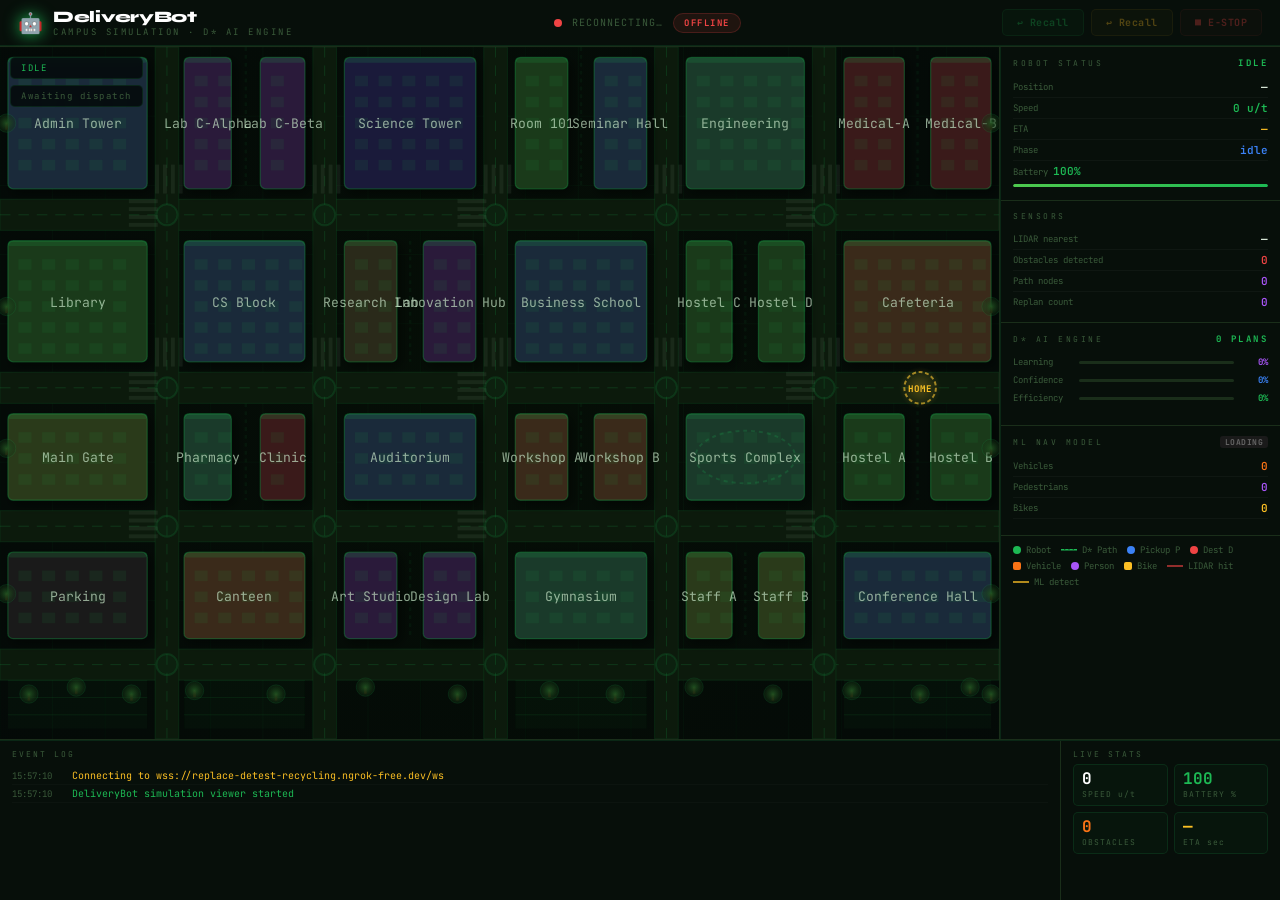
<file: sim_viewer.html>
<!DOCTYPE html>
<html lang="en">
<head>
<meta charset="UTF-8">
<meta name="viewport" content="width=device-width,initial-scale=1">
<title>DeliveryBot — Live Simulation</title>
<link rel="preconnect" href="https://fonts.googleapis.com">
<link href="https://fonts.googleapis.com/css2?family=JetBrains+Mono:wght@300;400;600;700&family=Syne:wght@700;800&display=swap" rel="stylesheet">
<style>
*{box-sizing:border-box;margin:0;padding:0}
:root{
  --g:#1db954;--g2:rgba(29,185,84,.12);--g3:rgba(29,185,84,.04);
  --bg:#04090a;--panel:#070f0a;--border:rgba(29,185,84,.14);
  --txt:#b8d8b8;--dim:#3a5a3a;--faint:#1a2e1a;
  --red:#ef4444;--blue:#3b82f6;--orange:#f97316;--yellow:#fbbf24;--purple:#a855f7;
  --font:'JetBrains Mono',monospace;--disp:'Syne',sans-serif;
}
html,body{height:100%;background:var(--bg);color:var(--txt);font-family:var(--font);overflow:hidden;font-size:12px}

/* ── Shell ── */
.shell{display:grid;grid-template-columns:1fr 280px;grid-template-rows:46px 1fr 160px;height:100vh;gap:1px;background:var(--faint)}
.topbar{grid-column:1/-1;background:var(--panel);display:flex;align-items:center;justify-content:space-between;padding:0 18px;border-bottom:1px solid var(--border)}
.map-zone{background:var(--bg);position:relative;overflow:hidden}
.sidebar{background:var(--panel);display:flex;flex-direction:column;border-left:1px solid var(--border);overflow:hidden}
.bottom{grid-column:1/-1;background:var(--panel);display:flex;border-top:1px solid var(--border);overflow:hidden}

/* ── Topbar ── */
.logo{display:flex;align-items:center;gap:10px}
.logo-icon{font-size:20px;filter:drop-shadow(0 0 8px var(--g))}
.logo-name{font-family:var(--disp);font-size:16px;font-weight:800;color:#fff;letter-spacing:-.3px}
.logo-sub{font-size:9px;color:var(--dim);letter-spacing:2.5px}
.conn-wrap{display:flex;align-items:center;gap:10px}
.pulse{width:8px;height:8px;border-radius:50%;background:var(--g);box-shadow:0 0 0 0 rgba(29,185,84,.4);animation:pulse 2s infinite}
@keyframes pulse{0%{box-shadow:0 0 0 0 rgba(29,185,84,.5)}70%{box-shadow:0 0 0 6px rgba(29,185,84,0)}100%{box-shadow:0 0 0 0 rgba(29,185,84,0)}}
.pulse.off{background:var(--red);animation:none;box-shadow:none}
.conn-txt{font-size:10px;color:var(--dim);letter-spacing:1px}
.badge{padding:3px 10px;border-radius:99px;font-size:9px;font-weight:700;letter-spacing:1.5px}
.badge.live{background:var(--g2);color:var(--g);border:1px solid rgba(29,185,84,.25)}
.badge.offline{background:rgba(239,68,68,.1);color:var(--red);border:1px solid rgba(239,68,68,.2)}
.controls{display:flex;gap:7px}
.btn{padding:6px 14px;border-radius:5px;font-family:var(--font);font-size:10px;font-weight:700;cursor:pointer;transition:all .18s;letter-spacing:.5px;border:1px solid}
.btn-g{background:var(--g2);color:var(--g);border-color:rgba(29,185,84,.3)}.btn-g:hover{background:rgba(29,185,84,.22)}
.btn-y{background:rgba(251,191,36,.08);color:var(--yellow);border-color:rgba(251,191,36,.2)}.btn-y:hover{background:rgba(251,191,36,.18)}
.btn-r{background:rgba(239,68,68,.08);color:var(--red);border-color:rgba(239,68,68,.2)}.btn-r:hover{background:rgba(239,68,68,.18)}
.btn:disabled{opacity:.3;cursor:not-allowed}

/* ── Canvas ── */
#cv{display:block;width:100%;height:100%}
.map-hud{position:absolute;top:10px;left:10px;display:flex;flex-direction:column;gap:6px;pointer-events:none}
.hud-chip{background:rgba(4,9,10,.85);border:1px solid var(--border);border-radius:5px;padding:4px 10px;font-size:9px;letter-spacing:1.5px;backdrop-filter:blur(4px)}
.hud-chip.green{color:var(--g)}.hud-chip.yellow{color:var(--yellow)}.hud-chip.red{color:var(--red)}.hud-chip.blue{color:var(--blue)}

/* algorithm badge */
#algo-badge{position:absolute;bottom:10px;left:10px;pointer-events:none;display:none;
  background:rgba(168,85,247,.15);border:1px solid rgba(168,85,247,.4);
  border-radius:6px;padding:6px 14px;font-size:10px;color:var(--purple);letter-spacing:2px;font-weight:700;
  animation:flash .4s ease-in-out infinite alternate;backdrop-filter:blur(4px)}
@keyframes flash{from{opacity:.6}to{opacity:1}}

/* ── Sidebar sections ── */
.sb-sec{padding:10px 12px;border-bottom:1px solid var(--faint);flex-shrink:0}
.sb-hdr{font-size:8px;color:var(--dim);letter-spacing:2.5px;text-transform:uppercase;margin-bottom:8px;display:flex;justify-content:space-between;align-items:center}
.sb-hdr em{font-style:normal;color:var(--g);font-size:9px;font-weight:700}
.kv{display:flex;justify-content:space-between;align-items:center;padding:3px 0;border-bottom:1px solid rgba(255,255,255,.03)}
.kv:last-child{border:none}
.kv-k{font-size:9px;color:var(--dim)}
.kv-v{font-size:11px;font-weight:600;color:#e0f0e0}
.kv-v.g{color:var(--g)}.kv-v.y{color:var(--yellow)}.kv-v.r{color:var(--red)}.kv-v.b{color:var(--blue)}.kv-v.p{color:var(--purple)}
.bar-wrap{height:3px;background:var(--faint);border-radius:99px;overflow:hidden;margin-top:2px}
.bar-fill{height:100%;border-radius:99px;transition:width .8s cubic-bezier(.4,0,.2,1)}

/* AI bars */
.ai-row{display:flex;align-items:center;gap:6px;padding:3px 0}
.ai-lbl{font-size:9px;color:var(--dim);width:60px;flex-shrink:0}
.ai-bar{flex:1;height:3px;background:var(--faint);border-radius:99px;overflow:hidden}
.ai-bar-f{height:100%;border-radius:99px;transition:width .8s}
.ai-val{font-size:9px;font-weight:700;color:var(--purple);min-width:28px;text-align:right}

/* Legend */
.legend{display:flex;flex-wrap:wrap;gap:4px 10px;padding:8px 12px}
.lg-item{display:flex;align-items:center;gap:5px;font-size:9px;color:var(--dim)}
.lg-dot{width:8px;height:8px;border-radius:50%;flex-shrink:0}
.lg-line{width:16px;height:2px;flex-shrink:0}

/* ── Bottom bar ── */
.log-section{flex:1;padding:8px 12px;overflow-y:auto;display:flex;flex-direction:column;gap:3px}
.log-hdr{font-size:8px;color:var(--dim);letter-spacing:2px;text-transform:uppercase;margin-bottom:5px}
.log-line{display:flex;gap:8px;font-size:10px;align-items:baseline;padding:2px 0;border-bottom:1px solid rgba(255,255,255,.02)}
.log-ts{color:var(--dim);font-size:9px;flex-shrink:0;min-width:52px}
.log-msg{flex:1;overflow:hidden;text-overflow:ellipsis;white-space:nowrap}
.log-line.info .log-msg{color:var(--g)}.log-line.warn .log-msg{color:var(--yellow)}
.log-line.err  .log-msg{color:var(--red)}.log-line.blue .log-msg{color:var(--blue)}
.log-line.purple .log-msg{color:var(--purple)}
.stats-section{width:220px;padding:8px 12px;border-left:1px solid var(--faint);flex-shrink:0}
.stat-grid{display:grid;grid-template-columns:1fr 1fr;gap:6px;margin-top:4px}
.stat-card{background:var(--g3);border:1px solid var(--border);border-radius:5px;padding:6px 8px}
.stat-val{font-size:16px;font-weight:700;color:#fff;line-height:1}
.stat-lbl{font-size:8px;color:var(--dim);letter-spacing:1px;margin-top:2px}

/* ── Lock overlay ── */
#lock-overlay{display:none;position:absolute;inset:0;background:rgba(2,6,4,.92);
  backdrop-filter:blur(12px);z-index:20;align-items:center;justify-content:center;flex-direction:column;gap:0}
#lock-overlay.show{display:flex;animation:lockOverlayIn .3s ease}
@keyframes lockOverlayIn{from{opacity:0}to{opacity:1}}
.lock-box{background:linear-gradient(145deg,#080f09,#060c07);border-radius:20px;padding:32px 36px;text-align:center;max-width:360px;width:92%;position:relative;overflow:hidden}
.lock-box::before{content:'';position:absolute;inset:0;border-radius:20px;opacity:.4;pointer-events:none}
.lock-box.pickup{border:1.5px solid rgba(59,130,246,.55);box-shadow:0 0 60px rgba(59,130,246,.18),0 20px 60px rgba(0,0,0,.6)}
.lock-box.pickup::before{background:radial-gradient(ellipse at 50% 0%,rgba(59,130,246,.12),transparent 70%)}
.lock-box.delivery{border:1.5px solid rgba(239,68,68,.5);box-shadow:0 0 60px rgba(239,68,68,.15),0 20px 60px rgba(0,0,0,.6)}
.lock-box.delivery::before{background:radial-gradient(ellipse at 50% 0%,rgba(239,68,68,.1),transparent 70%)}
.lock-icon{font-size:46px;margin-bottom:12px;display:block;animation:lockIconPop .4s cubic-bezier(.16,1,.3,1)}
@keyframes lockIconPop{from{transform:scale(.5);opacity:0}to{transform:scale(1);opacity:1}}
.lock-title{font-family:var(--disp);font-size:20px;font-weight:800;color:#fff;margin-bottom:3px;letter-spacing:-.3px}
.lock-sub{font-size:9px;letter-spacing:2.5px;margin-bottom:18px;text-transform:uppercase}
.lock-sub.pickup-sub{color:var(--blue)}.lock-sub.delivery-sub{color:var(--red)}
.lock-item{background:rgba(29,185,84,.06);border:1px solid var(--border);border-radius:8px;
  padding:9px 14px;margin-bottom:16px;font-size:11px;color:var(--txt);letter-spacing:.5px}
.digits{display:flex;gap:7px;justify-content:center;margin-bottom:10px}
.digit{width:44px;height:54px;text-align:center;font-size:24px;font-weight:700;border-radius:10px;
  font-family:var(--font);color:#fff;background:rgba(255,255,255,.04);outline:none;border:2px solid;transition:border-color .15s,background .15s}
.digit:focus{background:rgba(255,255,255,.08)}
.digit.pickup-digit{border-color:rgba(59,130,246,.3)}.digit.pickup-digit:focus{border-color:var(--blue);box-shadow:0 0 0 3px rgba(59,130,246,.15)}
.digit.delivery-digit{border-color:rgba(239,68,68,.3)}.digit.delivery-digit:focus{border-color:var(--red);box-shadow:0 0 0 3px rgba(239,68,68,.12)}
.lock-err{font-size:10px;color:var(--red);min-height:15px;margin-bottom:8px;letter-spacing:.5px}
.unlock-btn{width:100%;padding:13px;border-radius:10px;font-family:var(--font);font-size:12px;font-weight:700;
  cursor:pointer;letter-spacing:1.5px;transition:all .2s;border:1.5px solid;position:relative;overflow:hidden}
.unlock-btn::after{content:'';position:absolute;inset:0;background:rgba(255,255,255,0);transition:background .2s}
.unlock-btn:hover::after{background:rgba(255,255,255,.06)}
.unlock-btn.pickup-btn{background:rgba(59,130,246,.1);color:var(--blue);border-color:rgba(59,130,246,.35)}
.unlock-btn.delivery-btn{background:rgba(239,68,68,.1);color:var(--red);border-color:rgba(239,68,68,.35)}

::-webkit-scrollbar{width:3px}
::-webkit-scrollbar-thumb{background:var(--faint);border-radius:99px}

/* ── Mobile layout ── */
@media (max-width:768px){
  html,body{overflow:auto;height:auto}
  .shell{
    grid-template-columns:1fr;
    grid-template-rows:46px 56vw auto auto;
    height:auto;min-height:100vh;overflow:visible;
  }
  .topbar{padding:0 12px}
  .logo-name{font-size:14px}
  .logo-sub{display:none}
  .conn-wrap{gap:6px}
  .conn-txt{display:none}
  .controls .btn{padding:5px 10px;font-size:9px}
  /* Map — fixed height on mobile */
  .map-zone{height:56vw;min-height:220px;max-height:320px;overflow:hidden}
  #cv{width:100%;height:100%}
  .hud-chip{font-size:8px;padding:3px 8px}
  #algo-badge{font-size:9px;padding:4px 10px}
  /* Sidebar — horizontal scroll strip */
  .sidebar{
    border-left:none;border-top:1px solid var(--faint);
    flex-direction:row;flex-wrap:nowrap;overflow-x:auto;
    -webkit-overflow-scrolling:touch;scrollbar-width:none;
    max-height:none;height:auto;
    background:var(--panel);
  }
  .sidebar::-webkit-scrollbar{display:none}
  .sb-sec{
    flex:0 0 200px;min-width:180px;border-bottom:none;
    border-right:1px solid var(--faint);padding:10px 12px;
  }
  .sb-sec:last-child{border-right:none}
  .legend{flex-wrap:nowrap;overflow-x:auto;padding:8px 12px;
    flex:0 0 auto;min-width:260px;gap:8px 10px;
  }
  /* Bottom bar — compact on mobile */
  .bottom{flex-direction:column;max-height:140px}
  .log-section{padding:6px 12px;overflow:hidden}
  .log-line{font-size:9px}
  .stats-section{
    width:100%;border-left:none;border-top:1px solid var(--faint);
    padding:6px 12px;
  }
  .stat-grid{grid-template-columns:repeat(4,1fr);gap:4px}
  .stat-card{padding:5px 6px}
  .stat-val{font-size:13px}
  .stat-lbl{font-size:7px}
  /* Compartment banner — full width at bottom */
  #comp-banner{
    bottom:0;left:0;right:0;
    transform:none;
    border-radius:16px 16px 0 0;
    min-width:unset;max-width:100%;
    padding:14px 18px 20px;
  }
  #comp-banner.show{animation:_mobileCompIn .35s cubic-bezier(.16,1,.3,1)}
  @keyframes _mobileCompIn{from{opacity:0;transform:translateY(100%)}to{opacity:1;transform:translateY(0)}}
  /* Lock overlay — full height on mobile */
  .lock-box{padding:24px 20px;max-width:100%;border-radius:16px}
  .digit{width:38px;height:46px;font-size:20px;border-radius:8px}
  .digits{gap:5px}
  /* AI bars */
  .ai-row{gap:4px}
  .ai-lbl{width:50px;font-size:8px}
  .ai-val{font-size:8px;min-width:24px}
}

/* ── Compartment countdown banner ── */
#comp-banner{
  position:absolute;bottom:20px;left:50%;transform:translateX(-50%);
  z-index:30;display:none;align-items:center;gap:14px;
  background:rgba(4,9,10,0.97);border-radius:16px;padding:14px 22px 12px;
  min-width:360px;max-width:90%;
  backdrop-filter:blur(10px);
  box-shadow:0 12px 48px rgba(0,0,0,0.6);
}
#comp-banner.show{display:flex;animation:compIn .35s cubic-bezier(.16,1,.3,1)}
@keyframes compIn{from{opacity:0;transform:translateX(-50%) translateY(20px)}to{opacity:1;transform:translateX(-50%) translateY(0)}}
.comp-icon{font-size:32px;flex-shrink:0}
.comp-body{flex:1;min-width:0}
.comp-title{font-size:13px;font-weight:700;color:#fff;letter-spacing:.4px;margin-bottom:2px}
.comp-action{font-size:10px;letter-spacing:2px;margin-bottom:9px}
.comp-track{height:4px;background:rgba(255,255,255,0.07);border-radius:99px;overflow:hidden}
.comp-fill{height:100%;border-radius:99px;transition:width 1s linear,background .5s}
.comp-timer{font-size:15px;font-weight:700;min-width:46px;text-align:right;letter-spacing:.5px}
.comp-hint{font-size:9px;color:rgba(255,255,255,0.25);letter-spacing:1.5px;margin-top:5px}
.comp-close{background:none;border:none;color:rgba(255,255,255,0.25);cursor:pointer;font-size:18px;padding:4px 2px;line-height:1;transition:color .2s;flex-shrink:0}
.comp-close:hover{color:rgba(255,255,255,0.7)}
</style>
</head>
<body>
<div class="shell">

<!-- ══ Top bar ══ -->
<header class="topbar">
  <div class="logo">
    <span class="logo-icon">🤖</span>
    <div><div class="logo-name">DeliveryBot</div><div class="logo-sub">CAMPUS SIMULATION · D* AI ENGINE</div></div>
  </div>
  <div class="conn-wrap">
    <div class="pulse off" id="pulse"></div>
    <span class="conn-txt" id="conn-txt">CONNECTING…</span>
    <span class="badge offline" id="badge">OFFLINE</span>
  </div>
  <div class="controls">
    <button class="btn btn-g" id="btn-s" onclick="cmdRecall()" disabled>↩ Recall</button>
    <button class="btn btn-y" id="btn-r" onclick="cmdRecall()" disabled>↩ Recall</button>
    <button class="btn btn-r" id="btn-e" onclick="cmdStop()"   disabled>■ E-STOP</button>
  </div>
</header>

<!-- ══ Map canvas ══ -->
<div class="map-zone">
  <canvas id="cv"></canvas>
  <div class="map-hud">
    <div class="hud-chip green" id="chip-status">IDLE</div>
    <div class="hud-chip" id="chip-task" style="color:var(--dim)">Awaiting dispatch</div>
    <div class="hud-chip blue" id="chip-phase" style="display:none"></div>
  </div>
  <div id="algo-badge">⬡ D* REPLANNING PATH</div>

  <!-- Lock overlay -->
  <div id="lock-overlay">
    <div class="lock-box" id="lock-box">
      <div class="lock-icon" id="lock-icon">🔒</div>
      <div class="lock-title" id="lock-title">LOCKED</div>
      <div class="lock-sub" id="lock-sub"></div>
      <div class="lock-item" id="lock-item"></div>
      <div class="digits" id="lock-digits"></div>
      <div class="lock-err" id="lock-err"></div>
      <button class="unlock-btn" id="unlock-btn" onclick="doUnlock()">🔓 UNLOCK</button>
    </div>
  <!-- Compartment countdown banner -->
  <div id="comp-banner">
    <div class="comp-icon" id="comp-icon">📦</div>
    <div class="comp-body">
      <div class="comp-title">Compartment is <span id="comp-open-label" style="color:#3b82f6">OPEN</span></div>
      <div class="comp-action" id="comp-action">PLEASE LOAD THE PACKAGE</div>
      <div style="display:flex;align-items:center;gap:10px">
        <div class="comp-track" style="flex:1"><div class="comp-fill" id="comp-fill" style="width:100%;background:#3b82f6"></div></div>
        <div class="comp-timer" id="comp-timer" style="color:#3b82f6">5:00</div>
      </div>
      <div class="comp-hint">AUTO-CLOSES AFTER TIMER — ACT NOW</div>
    </div>
    <button class="comp-close" onclick="clearCompBanner()">✕</button>
  </div>

  </div>
</div>

<!-- ══ Sidebar ══ -->
<div class="sidebar">
  <!-- Robot vitals -->
  <div class="sb-sec">
    <div class="sb-hdr">Robot Status <em id="sb-status">IDLE</em></div>
    <div class="kv"><span class="kv-k">Position</span><span class="kv-v" id="kv-pos">—</span></div>
    <div class="kv"><span class="kv-k">Speed</span><span class="kv-v g" id="kv-speed">0 u/t</span></div>
    <div class="kv"><span class="kv-k">ETA</span><span class="kv-v y" id="kv-eta">—</span></div>
    <div class="kv"><span class="kv-k">Phase</span><span class="kv-v b" id="kv-phase">idle</span></div>
    <div class="kv" style="flex-direction:column;align-items:flex-start;gap:4px">
      <span class="kv-k">Battery <span class="kv-v g" id="kv-batt">100%</span></span>
      <div class="bar-wrap" style="width:100%"><div class="bar-fill" id="batt-bar" style="width:100%;background:linear-gradient(90deg,#4ec94e,#1db954)"></div></div>
    </div>
  </div>

  <!-- Sensors -->
  <div class="sb-sec">
    <div class="sb-hdr">Sensors</div>
    <div class="kv"><span class="kv-k">LIDAR nearest</span><span class="kv-v" id="kv-near">—</span></div>
    <div class="kv"><span class="kv-k">Obstacles detected</span><span class="kv-v r" id="kv-obs">0</span></div>
    <div class="kv"><span class="kv-k">Path nodes</span><span class="kv-v p" id="kv-nodes">0</span></div>
    <div class="kv"><span class="kv-k">Replan count</span><span class="kv-v p" id="kv-replan">0</span></div>
  </div>

  <!-- AI Engine -->
  <div class="sb-sec">
    <div class="sb-hdr">D* AI Engine <em id="kv-plans">0 plans</em></div>
    <div class="ai-row"><span class="ai-lbl">Learning</span><div class="ai-bar"><div class="ai-bar-f" id="ai-learn" style="background:linear-gradient(90deg,#a855f7,#7c3aed);width:0%"></div></div><span class="ai-val" id="ai-learn-v">0%</span></div>
    <div class="ai-row"><span class="ai-lbl">Confidence</span><div class="ai-bar"><div class="ai-bar-f" id="ai-conf" style="background:linear-gradient(90deg,#3b82f6,#2563eb);width:0%"></div></div><span class="ai-val" id="ai-conf-v" style="color:var(--blue)">0%</span></div>
    <div class="ai-row"><span class="ai-lbl">Efficiency</span><div class="ai-bar"><div class="ai-bar-f" id="ai-eff" style="background:linear-gradient(90deg,#1db954,#15803d);width:0%"></div></div><span class="ai-val" id="ai-eff-v" style="color:var(--g)">0%</span></div>
    <div style="margin-top:8px;font-size:9px;color:var(--dim)" id="ai-routes"></div>
  </div>

  <!-- ML Model -->
  <div class="sb-sec">
    <div class="sb-hdr" style="display:flex;align-items:center;gap:6px">
      ML Nav Model
      <span id="ml-badge" style="font-size:8px;padding:1px 5px;border-radius:3px;background:#1a1a1a;color:#666;font-weight:700;letter-spacing:.5px">LOADING</span>
    </div>
    <div class="kv"><span class="kv-k">Vehicles</span><span class="kv-v" id="ml-veh" style="color:#f97316">0</span></div>
    <div class="kv"><span class="kv-k">Pedestrians</span><span class="kv-v" id="ml-ped" style="color:#a855f7">0</span></div>
    <div class="kv"><span class="kv-k">Bikes</span><span class="kv-v" id="ml-bike" style="color:#fbbf24">0</span></div>
    <div style="margin-top:6px" id="ml-det-list"></div>
  </div>

  <!-- Legend -->
  <div class="legend">
    <div class="lg-item"><div class="lg-dot" style="background:#1db954"></div>Robot</div>
    <div class="lg-item"><div class="lg-line" style="background:rgba(29,185,84,.5);border-top:1px dashed #1db954"></div>D* Path</div>
    <div class="lg-item"><div class="lg-dot" style="background:#3b82f6"></div>Pickup P</div>
    <div class="lg-item"><div class="lg-dot" style="background:#ef4444"></div>Dest D</div>
    <div class="lg-item"><div class="lg-dot" style="background:#f97316;border-radius:2px"></div>Vehicle</div>
    <div class="lg-item"><div class="lg-dot" style="background:#a855f7"></div>Person</div>
    <div class="lg-item"><div class="lg-dot" style="background:#fbbf24;border-radius:2px"></div>Bike</div>
    <div class="lg-item"><div class="lg-line" style="background:rgba(239,68,68,.6)"></div>LIDAR hit</div>
    <div class="lg-item"><div class="lg-line" style="background:rgba(251,191,36,.7)"></div>ML detect</div>
  </div>
</div>

<!-- ══ Bottom bar ══ -->
<div class="bottom">
  <div class="log-section">
    <div class="log-hdr">Event Log</div>
    <div id="log-inner"></div>
  </div>
  <div class="stats-section">
    <div class="log-hdr">Live Stats</div>
    <div class="stat-grid">
      <div class="stat-card"><div class="stat-val g" id="st-speed">0</div><div class="stat-lbl">SPEED u/t</div></div>
      <div class="stat-card"><div class="stat-val" id="st-batt" style="color:var(--g)">100</div><div class="stat-lbl">BATTERY %</div></div>
      <div class="stat-card"><div class="stat-val" id="st-obs" style="color:var(--orange)">0</div><div class="stat-lbl">OBSTACLES</div></div>
      <div class="stat-card"><div class="stat-val" id="st-eta" style="color:var(--yellow)">—</div><div class="stat-lbl">ETA sec</div></div>
    </div>
  </div>
</div>

</div><!-- .shell -->

<script>
'use strict';
// ══════════════════════════════════════════════════════════
//  DeliveryBot — Full Simulation Viewer  v3.0
// ══════════════════════════════════════════════════════════

// ── Map constants ────────────────────────────────────────
const MAP_W = 760, MAP_H = 400;
const HOME_X = 700, HOME_Y = 197;

// 34 buildings in 4 rows × 6 columns; paired blocks create 20px corridors
const BUILDINGS = [
  // Row 0 (y 6..82)
  {x:  6,y:  6,w:106,h:76,label:'Admin Tower',     col:'#1a2a3a'},
  {x:140,y:  6,w: 36,h:76,label:'Lab C-Alpha',     col:'#2a1a3a'},
  {x:198,y:  6,w: 34,h:76,label:'Lab C-Beta',      col:'#2a1a3a'},
  {x:262,y:  6,w:100,h:76,label:'Science Tower',   col:'#1a1a3a'},
  {x:392,y:  6,w: 40,h:76,label:'Room 101',        col:'#1a3a1a'},
  {x:452,y:  6,w: 40,h:76,label:'Seminar Hall',    col:'#1a2a3a'},
  {x:522,y:  6,w: 90,h:76,label:'Engineering',     col:'#1a3a2a'},
  {x:642,y:  6,w: 46,h:76,label:'Medical-A',       col:'#3a1a1a'},
  {x:708,y:  6,w: 46,h:76,label:'Medical-B',       col:'#3a1a1a'},
  // Row 1 (y 112..182)
  {x:  6,y:112,w:106,h:70,label:'Library',         col:'#1a3a1a'},
  {x:140,y:112,w: 92,h:70,label:'CS Block',        col:'#1a2a3a'},
  {x:262,y:112,w: 40,h:70,label:'Research Lab',    col:'#2a2a1a'},
  {x:322,y:112,w: 40,h:70,label:'Innovation Hub',  col:'#2a1a3a'},
  {x:392,y:112,w:100,h:70,label:'Business School', col:'#1a2a3a'},
  {x:522,y:112,w: 35,h:70,label:'Hostel C',        col:'#1a3a1a'},
  {x:577,y:112,w: 35,h:70,label:'Hostel D',        col:'#1a3a1a'},
  {x:642,y:112,w:112,h:70,label:'Cafeteria',       col:'#3a2a1a'},
  // Row 2 (y 212..262)
  {x:  6,y:212,w:106,h:50,label:'Main Gate',       col:'#2a3a1a'},
  {x:140,y:212,w: 36,h:50,label:'Pharmacy',        col:'#1a3a2a'},
  {x:198,y:212,w: 34,h:50,label:'Clinic',          col:'#3a1a1a'},
  {x:262,y:212,w:100,h:50,label:'Auditorium',      col:'#1a2a3a'},
  {x:392,y:212,w: 40,h:50,label:'Workshop A',      col:'#3a2a1a'},
  {x:452,y:212,w: 40,h:50,label:'Workshop B',      col:'#3a2a1a'},
  {x:522,y:212,w: 90,h:50,label:'Sports Complex',  col:'#1a3a2a'},
  {x:642,y:212,w: 46,h:50,label:'Hostel A',        col:'#1a3a1a'},
  {x:708,y:212,w: 46,h:50,label:'Hostel B',        col:'#1a3a1a'},
  // Row 3 (y 292..342)
  {x:  6,y:292,w:106,h:50,label:'Parking',         col:'#1a1a1a'},
  {x:140,y:292,w: 92,h:50,label:'Canteen',         col:'#3a2a1a'},
  {x:262,y:292,w: 40,h:50,label:'Art Studio',      col:'#2a1a3a'},
  {x:322,y:292,w: 40,h:50,label:'Design Lab',      col:'#2a1a3a'},
  {x:392,y:292,w:100,h:50,label:'Gymnasium',       col:'#1a3a2a'},
  {x:522,y:292,w: 35,h:50,label:'Staff A',         col:'#2a3a1a'},
  {x:577,y:292,w: 35,h:50,label:'Staff B',         col:'#2a3a1a'},
  {x:642,y:292,w:112,h:50,label:'Conference Hall', col:'#1a2a3a'},
];
// 4 horizontal + 5 vertical roads (20 intersections)
const ROADS = [
  {x:0,y: 88,w:760,h:18},{x:0,y:188,w:760,h:18},
  {x:0,y:268,w:760,h:18},{x:0,y:348,w:760,h:18},
  {x:118,y:0,w:18,h:400},{x:238,y:0,w:18,h:400},
  {x:368,y:0,w:18,h:400},{x:498,y:0,w:18,h:400},{x:618,y:0,w:18,h:400},
];
// Decorative trees [x,y] — placed in R4 open zone and map margins
const TREES = [
  [22,374],[58,370],[100,374],[148,372],[210,374],[278,370],
  [348,374],[418,372],[468,374],[528,370],[588,374],[648,372],
  [700,374],[738,370],[754,374],
  [5,44],[5,150],[5,232],[5,316],
  [754,44],[754,150],[754,232],[754,316],
];
// Zebra crossings at major road approaches
const ZEBRAS = [
  {x:118,y:68, h:true},{x:238,y:68, h:true},{x:368,y:68, h:true},
  {x:498,y:68, h:true},{x:618,y:68, h:true},
  {x:118,y:168,h:true},{x:238,y:168,h:true},{x:368,y:168,h:true},
  {x:498,y:168,h:true},{x:618,y:168,h:true},
  {x: 98,y: 88,h:false},{x: 98,y:188,h:false},{x: 98,y:268,h:false},
  {x:348,y: 88,h:false},{x:348,y:188,h:false},{x:348,y:268,h:false},
  {x:598,y: 88,h:false},{x:598,y:188,h:false},{x:598,y:268,h:false},
];
// Parking areas (in R4 open zone below Road 4)
const PARKING = [
  {x:6,  y:366,w:106,h:28},{x:140,y:366,w:92,h:28},
  {x:392,y:366,w:100,h:28},{x:642,y:366,w:112,h:28},
];
// Campus alley walkways — through the 20px gaps between paired buildings
const WALKS = [
  {x1:187,y1:  0,x2:187,y2: 82},  // C1/R0 alley
  {x1:187,y1:206,x2:187,y2:262},  // C1/R2 alley
  {x1:312,y1:112,x2:312,y2:182},  // C2/R1 alley
  {x1:312,y1:292,x2:312,y2:342},  // C2/R3 alley
  {x1:442,y1:  0,x2:442,y2: 82},  // C3/R0 alley
  {x1:442,y1:206,x2:442,y2:262},  // C3/R2 alley
  {x1:567,y1:112,x2:567,y2:182},  // C4/R1 alley
  {x1:567,y1:292,x2:567,y2:342},  // C4/R3 alley
  {x1:698,y1:  0,x2:698,y2: 82},  // C5/R0 alley
  {x1:698,y1:206,x2:698,y2:262},  // C5/R2 alley
];

// ── Canvas setup ─────────────────────────────────────────
let cv, ctx, cW, cH, dpr;
let scaleX, scaleY;
let animT = 0, replanCount = 0, replanAnim = 0;

function initCanvas() {
  cv = document.getElementById('cv');
  const par = cv.parentElement;
  dpr = window.devicePixelRatio || 1;
  cW = par.clientWidth; cH = par.clientHeight;
  cv.width  = cW * dpr; cv.height = cH * dpr;
  cv.style.width = cW+'px'; cv.style.height = cH+'px';
  ctx = cv.getContext('2d');
  ctx.scale(dpr, dpr);
  scaleX = cW / MAP_W;
  scaleY = cH / MAP_H;
}
const X = x => x * scaleX;
const Y = y => y * scaleY;
const S = v => v * Math.min(scaleX, scaleY);

window.addEventListener('resize', () => { initCanvas(); });

// ── State ────────────────────────────────────────────────
let state = null, connected = false;
let lockMode = null; // 'pickup' | 'delivery'

// ── WebSocket ────────────────────────────────────────────
const _LOC = ['localhost','127.0.0.1',''].includes(location.hostname);
window.DELIVERYBOT_BACKEND = window.DELIVERYBOT_BACKEND
  || (_LOC ? 'localhost:8001' : 'replace-detest-recycling.ngrok-free.dev');
const _HOST = window.DELIVERYBOT_BACKEND;
const WS   = `ws${_LOC?'':'s'}://${_HOST}/ws`;
const API_BASE = `http${_LOC?'':'s'}://${_HOST}`;
let ws, reconnT, pollT;

function connect() {
  try { ws = new WebSocket(WS); } catch { sched(); return; }
  ws.onopen  = () => { setConn(true); log('Simulation connected','info'); };
  ws.onclose = () => { setConn(false); sched(); };
  ws.onerror = () => ws.close();
  ws.onmessage = e => {
    try {
      const m = JSON.parse(e.data);
      if      (m.type === 'state')             { state = m; }
      else if (m.type === 'pickup_lock')        showLock('pickup', m);
      else if (m.type === 'delivery_lock')      showLock('delivery', m);
      else if (m.type === 'pickup_unlocked')    { hideLock(); clearCompBanner(); log('✓ Pickup unlocked — robot proceeding','info'); }
      else if (m.type === 'delivery_unlocked')  { hideLock(); clearCompBanner(); log('✓ Package collected — delivery complete','info'); }
      else if (m.type === 'pickup_unlock_error'){ lockErr(m.message); log('✗ Pickup OTP failed: '+m.message,'err'); }
      else if (m.type === 'unlock_error')       { lockErr(m.message); log('✗ Delivery OTP failed: '+m.message,'err'); }
    } catch {}
  };
}
function sched(){ clearTimeout(reconnT); reconnT = setTimeout(connect,3000); }
function send(o){ if(ws && ws.readyState===1) ws.send(JSON.stringify(o)); }

function startPolling() {
  if (pollT) return;
  const tick = async () => {
    try {
      const r = await fetch(`${API_BASE}/robot/full`, {
        headers: { 'ngrok-skip-browser-warning':'true' }
      });
      if (!r.ok) throw new Error('poll failed');
      state = await r.json();
      if (!connected) setConn(true);
    } catch {
      if (!ws || ws.readyState !== 1) setConn(false);
    }
  };
  tick();
  pollT = setInterval(tick, 1500);
}

function setConn(on) {
  connected = on;
  document.getElementById('pulse').className   = 'pulse'+(on?'':' off');
  document.getElementById('conn-txt').textContent = on ? 'ONLINE' : 'RECONNECTING…';
  const b = document.getElementById('badge');
  b.className = 'badge '+(on?'live':'offline');
  b.textContent = on ? 'LIVE' : 'OFFLINE';
  ['btn-s','btn-r','btn-e'].forEach(id => document.getElementById(id).disabled = !on);
}

// ── Commands ─────────────────────────────────────────────
function cmdRecall(){ send({cmd:'recall'}); log('↩ Robot recall requested','warn'); }
function cmdStop()  { send({cmd:'estop'});  log('■ EMERGENCY STOP activated','err'); }

// ── Lock overlay ─────────────────────────────────────────
function showLock(mode, m) {
  lockMode = mode;
  const isPickup = mode === 'pickup';
  const box   = document.getElementById('lock-box');
  const over  = document.getElementById('lock-overlay');
  box.className = 'lock-box ' + mode;
  document.getElementById('lock-icon').textContent  = isPickup ? '📦' : '🔒';
  document.getElementById('lock-title').textContent = isPickup ? 'LOAD PACKAGE' : 'PACKAGE ARRIVED';
  const sub = document.getElementById('lock-sub');
  sub.textContent  = isPickup ? (m.pickup||'') : (m.dest||'');
  sub.className    = 'lock-sub '+(isPickup?'pickup-sub':'delivery-sub');
  document.getElementById('lock-item').textContent  = m.item || '';
  document.getElementById('lock-err').textContent   = '';
  const digits = document.getElementById('lock-digits');
  const cls    = isPickup ? 'digit pickup-digit' : 'digit delivery-digit';
  digits.innerHTML = Array(6).fill(0).map((_,i) =>
    `<input class="${cls}" id="ld${i}" maxlength="1" inputmode="numeric" type="text">`
  ).join('');
  const btn = document.getElementById('unlock-btn');
  btn.className = 'unlock-btn '+(isPickup?'pickup-btn':'delivery-btn');
  btn.textContent = isPickup ? '🔓 LOAD & LOCK' : '🔓 UNLOCK & COLLECT';
  over.classList.add('show');
  wireDigits();
  log((isPickup?'📦 Robot at pickup — enter OTP to load':'🔒 Package arrived — enter OTP to collect'),'blue');
  showCompBanner(mode, 300);
}
function wireDigits() {
  for(let i=0;i<6;i++){
    const el = document.getElementById('ld'+i);
    if(!el) continue;
    el.addEventListener('input',()=>{
      if(el.value && i<5) document.getElementById('ld'+(i+1))?.focus();
    });
    el.addEventListener('keydown',e=>{
      if(e.key==='Backspace'&&!el.value&&i>0) document.getElementById('ld'+(i-1))?.focus();
    });
  }
  document.getElementById('ld0')?.focus();
}
function hideLock(){ document.getElementById('lock-overlay').classList.remove('show'); lockMode=null; }
function lockErr(msg){ document.getElementById('lock-err').textContent = msg||'Invalid OTP'; }

// ── Compartment countdown banner ─────────────────────────────────────
let _compTimer = null;
function showCompBanner(mode, totalSec = 300) {
  clearCompBanner();
  const isPickup = mode === 'pickup';
  const color    = isPickup ? '#3b82f6' : '#10b981';
  const icon     = isPickup ? '📦' : '🔓';
  const action   = isPickup ? 'PLEASE LOAD THE PACKAGE' : 'PLEASE COLLECT YOUR PACKAGE';

  const banner = document.getElementById('comp-banner');
  document.getElementById('comp-icon').textContent   = icon;
  document.getElementById('comp-open-label').style.color = color;
  document.getElementById('comp-action').textContent = action;
  document.getElementById('comp-action').style.color = color;
  document.getElementById('comp-fill').style.background = color;
  document.getElementById('comp-fill').style.width = '100%';
  document.getElementById('comp-timer').style.color = color;
  document.getElementById('comp-timer').textContent = '5:00';
  banner.style.border = `1px solid ${color}55`;
  banner.style.boxShadow = `0 12px 48px rgba(0,0,0,0.6), 0 0 40px ${color}18`;
  banner.classList.add('show');

  let remaining = totalSec;
  _compTimer = setInterval(() => {
    remaining--;
    const pct = (remaining / totalSec) * 100;
    const min = Math.floor(remaining / 60);
    const sec = remaining % 60;
    const fill  = document.getElementById('comp-fill');
    const timer = document.getElementById('comp-timer');
    if (fill)  fill.style.width = pct + '%';
    if (timer) {
      timer.textContent = `${min}:${String(sec).padStart(2,'0')}`;
      if (remaining <= 60) {
        timer.style.color = '#ef4444';
        if (fill) fill.style.background = '#ef4444';
      }
    }
    if (remaining <= 0) clearCompBanner();
  }, 1000);
}
function clearCompBanner() {
  clearInterval(_compTimer); _compTimer = null;
  const b = document.getElementById('comp-banner');
  if (b) b.classList.remove('show');
}
async function doUnlock() {
  const otp = Array(6).fill(0).map((_,i)=>document.getElementById('ld'+i)?.value||'').join('');
  if(otp.length!==6){ lockErr('Enter all 6 digits'); return; }
  const isPickup = lockMode === 'pickup';
  const ep  = isPickup ? '/delivery/pickup-unlock' : '/delivery/unlock';
  const tok = (() => { try { return JSON.parse(sessionStorage.getItem('dbUser')||localStorage.getItem('dbUser')||'{}').token||''; } catch { return ''; }})();
  try {
    const r = await fetch(API_BASE+ep, {
      method:'POST',
      headers:{
        'Content-Type':'application/json',
        'Authorization':tok?'Bearer '+tok:'',
        'ngrok-skip-browser-warning':'true',
      },
      body: JSON.stringify({otp})
    });
    const j = await r.json();
    if(!r.ok) lockErr(j.detail || 'Failed');
  } catch(e) { lockErr('Network error'); }
}

// ── Log ──────────────────────────────────────────────────
function log(msg, cls='info') {
  const el  = document.getElementById('log-inner');
  const now = new Date();
  const ts  = now.getHours().toString().padStart(2,'0')+':'+
              now.getMinutes().toString().padStart(2,'0')+':'+
              now.getSeconds().toString().padStart(2,'0');
  const line = document.createElement('div');
  line.className = 'log-line '+cls;
  line.innerHTML = `<span class="log-ts">${ts}</span><span class="log-msg">${msg}</span>`;
  el.prepend(line);
  while(el.children.length > 30) el.lastChild.remove();
}

// ── HUD update ────────────────────────────────────────────
const STATUS_COL = {
  idle:'var(--dim)',moving:'var(--g)',avoided:'var(--orange)',rerouting:'var(--blue)',
  arrived:'var(--yellow)',returning:'var(--blue)',avoiding:'var(--orange)'
};
let lastStatus = '';

function updateHUD(s) {
  const r   = s.robot;
  const li  = s.lidar || {};
  const ai  = s.ai    || {};

  // chips
  const col = STATUS_COL[r.status] || 'var(--dim)';
  const chip = document.getElementById('chip-status');
  chip.textContent = r.status.toUpperCase();
  chip.style.color = col;

  document.getElementById('chip-task').textContent = r.task || 'Awaiting dispatch';
  const phaseChip = document.getElementById('chip-phase');
  if(r.phase && r.phase !== 'idle') {
    phaseChip.style.display = '';
    phaseChip.textContent   = r.phase.replace(/_/g,' ').toUpperCase();
  } else phaseChip.style.display = 'none';

  // sidebar
  document.getElementById('sb-status').textContent  = r.status.toUpperCase();
  document.getElementById('sb-status').style.color  = col;
  document.getElementById('kv-pos').textContent     = `(${Math.round(r.x)}, ${Math.round(r.y)})`;
  document.getElementById('kv-speed').textContent   = r.speed.toFixed(1)+' u/t';
  document.getElementById('kv-eta').textContent     = r.eta > 0 ? r.eta+'s' : '—';
  document.getElementById('kv-phase').textContent   = (r.phase||'idle').replace(/_/g,' ');
  document.getElementById('kv-batt').textContent    = Math.round(r.battery)+'%';
  const bp = r.battery;
  const bf = document.getElementById('batt-bar');
  bf.style.width = bp+'%';
  bf.style.background = bp<=20?'var(--red)':bp<=40?'var(--orange)':'linear-gradient(90deg,#4ec94e,#1db954)';

  document.getElementById('kv-near').textContent   = li.nearest != null ? Math.round(li.nearest)+'u' : '—';
  document.getElementById('kv-obs').textContent    = li.obstacle_count || 0;
  document.getElementById('kv-nodes').textContent  = (s.path||[]).length;
  document.getElementById('kv-replan').textContent = replanCount;
  document.getElementById('kv-plans').textContent  = (ai.total_plans||0)+' plans';

  const setAI = (id,v) => {
    document.getElementById(id).style.width    = v+'%';
    document.getElementById(id+'-v').textContent = Math.round(v)+'%';
  };
  setAI('ai-learn', ai.learning_progress||0);
  setAI('ai-conf',  ai.confidence||0);
  setAI('ai-eff',   ai.route_efficiency||0);

  if(ai.routes && ai.routes.length) {
    document.getElementById('ai-routes').innerHTML = ai.routes.map(rt=>
      `<div style="display:flex;justify-content:space-between;padding:2px 0;border-bottom:1px solid var(--faint)">
        <span style="overflow:hidden;text-overflow:ellipsis;white-space:nowrap;max-width:140px;color:var(--dim)">${rt.label||''}</span>
        <span style="color:var(--purple);font-weight:700">${rt.score||0}%</span>
      </div>`
    ).join('');
  }

  // ── ML panel ──────────────────────────────────────────────
  const ml = s.ml || {};
  const mlBadge = document.getElementById('ml-badge');
  if(ml.active) {
    mlBadge.textContent = 'ACTIVE';
    mlBadge.style.background = 'rgba(251,191,36,.15)';
    mlBadge.style.color = '#fbbf24';
  } else {
    mlBadge.textContent = 'INACTIVE';
    mlBadge.style.background = '#1a1a1a';
    mlBadge.style.color = '#555';
  }
  document.getElementById('ml-veh').textContent  = ml.vehicles  || 0;
  document.getElementById('ml-ped').textContent  = ml.pedestrians || 0;
  document.getElementById('ml-bike').textContent = ml.bikes     || 0;

  const detList = document.getElementById('ml-det-list');
  if(ml.detections && ml.detections.length) {
    const COL = {vehicle:'#f97316', pedestrian:'#a855f7', bike:'#fbbf24', building:'#ef4444'};
    detList.innerHTML = ml.detections.slice(0,6).map(d=>
      `<div style="display:flex;justify-content:space-between;font-size:9px;padding:1px 0;color:${COL[d.label]||'#aaa'}">
        <span>${d.label.toUpperCase()} ${Math.round(d.angle_deg)}&deg;</span>
        <span style="color:var(--dim)">${Math.round(d.dist)}u &nbsp;${Math.round(d.confidence*100)}%</span>
      </div>`
    ).join('');
  } else {
    detList.innerHTML = '<div style="font-size:9px;color:var(--dim)">No objects in range</div>';
  }

  // bottom stats
  document.getElementById('st-speed').textContent = r.speed.toFixed(1);
  document.getElementById('st-batt').textContent  = Math.round(r.battery);
  document.getElementById('st-obs').textContent   = li.obstacle_count||0;
  document.getElementById('st-eta').textContent   = r.eta > 0 ? Math.round(r.eta) : '—';

  // replanning
  if((r.status === 'rerouting' || r.status === 'avoiding') && lastStatus !== r.status) {
    replanCount++;
    replanAnim = 40;
    log('⬡ D* replanning path around obstacle…','purple');
  }
  if(replanAnim > 0) {
    document.getElementById('algo-badge').style.display = '';
    replanAnim--;
  } else {
    document.getElementById('algo-badge').style.display = 'none';
  }
  lastStatus = r.status;
}

// ══════════════════════════════════════════════════════════
//  DRAWING
// ══════════════════════════════════════════════════════════

// ── Static map (drawn once per frame as base) ────────────
let mapCache = null;
function buildMapCache() {
  const off = document.createElement('canvas');
  off.width  = cW * dpr; off.height = cH * dpr;
  const c    = off.getContext('2d');
  c.scale(dpr, dpr);

  // Background gradient
  const grad = c.createRadialGradient(cW/2,cH/2,0,cW/2,cH/2,Math.max(cW,cH));
  grad.addColorStop(0,'#050e06'); grad.addColorStop(1,'#030708');
  c.fillStyle = grad; c.fillRect(0,0,cW,cH);

  // Subtle grid
  c.strokeStyle = 'rgba(29,185,84,0.04)'; c.lineWidth=1;
  for(let x=0;x<cW;x+=X(40)){c.beginPath();c.moveTo(x,0);c.lineTo(x,cH);c.stroke();}
  for(let y=0;y<cH;y+=Y(40)){c.beginPath();c.moveTo(0,y);c.lineTo(cW,y);c.stroke();}

  // Campus walkways (thin)
  c.strokeStyle='rgba(29,185,84,0.06)'; c.lineWidth=S(2); c.setLineDash([S(3),S(3)]);
  WALKS.forEach(w=>{c.beginPath();c.moveTo(X(w.x1),Y(w.y1));c.lineTo(X(w.x2),Y(w.y2));c.stroke();});
  c.setLineDash([]);

  // Parking areas
  c.fillStyle='rgba(29,185,84,0.03)'; c.strokeStyle='rgba(29,185,84,0.08)'; c.lineWidth=1;
  PARKING.forEach(p=>{
    c.fillRect(X(p.x),Y(p.y),X(p.w),Y(p.h));
    // stripes
    c.strokeStyle='rgba(29,185,84,0.1)';
    for(let i=0;i<p.h;i+=10){
      c.beginPath();c.moveTo(X(p.x),Y(p.y+i));c.lineTo(X(p.x+p.w),Y(p.y+i));c.stroke();
    }
  });

  // Roads
  ROADS.forEach(r=>{
    c.fillStyle='#0c1a0c';
    c.fillRect(X(r.x),Y(r.y),X(r.w),Y(r.h));
    // Edges
    c.strokeStyle='rgba(29,185,84,0.12)'; c.lineWidth=1; c.setLineDash([]);
    c.strokeRect(X(r.x),Y(r.y),X(r.w),Y(r.h));
    // Centre dashes
    c.strokeStyle='rgba(29,185,84,0.18)'; c.lineWidth=1; c.setLineDash([S(8),S(6)]);
    if(r.w>r.h){
      const cy=Y(r.y+r.h/2);
      c.beginPath();c.moveTo(X(r.x),cy);c.lineTo(X(r.x+r.w),cy);c.stroke();
    } else {
      const cx=X(r.x+r.w/2);
      c.beginPath();c.moveTo(cx,Y(r.y));c.lineTo(cx,Y(r.y+r.h));c.stroke();
    }
    c.setLineDash([]);
  });

  // Roundabout circles at all 20 road intersections
  [[127,97],[247,97],[377,97],[507,97],[627,97],
   [127,197],[247,197],[377,197],[507,197],[627,197],
   [127,277],[247,277],[377,277],[507,277],[627,277],
   [127,357],[247,357],[377,357],[507,357],[627,357]].forEach(([rx,ry])=>{
    c.strokeStyle='rgba(29,185,84,0.15)'; c.lineWidth=S(1.5); c.setLineDash([]);
    c.beginPath(); c.arc(X(rx),Y(ry),S(8),0,Math.PI*2); c.stroke();
    c.fillStyle='rgba(29,185,84,0.05)';
    c.beginPath(); c.arc(X(rx),Y(ry),S(8),0,Math.PI*2); c.fill();
  });

  // Zebra crossings
  c.fillStyle='rgba(200,230,200,0.07)';
  ZEBRAS.forEach(z=>{
    for(let i=0;i<4;i++){
      if(z.h) c.fillRect(X(z.x)+i*S(6),Y(z.y),S(3),S(22));
      else     c.fillRect(X(z.x),Y(z.y)+i*S(6),S(22),S(3));
    }
  });

  // Buildings
  const font = `${S(10)}px 'JetBrains Mono',monospace`;
  BUILDINGS.forEach(b=>{
    const rx=X(b.x),ry=Y(b.y),rw=X(b.w),rh=Y(b.h);
    // Shadow
    c.shadowColor='rgba(0,0,0,0.5)'; c.shadowBlur=S(8); c.shadowOffsetX=S(3); c.shadowOffsetY=S(3);
    c.fillStyle=b.col; roundRect(c,rx,ry,rw,rh,S(4)); c.fill();
    c.shadowColor='transparent'; c.shadowBlur=0; c.shadowOffsetX=0; c.shadowOffsetY=0;
    // Border with glow
    c.strokeStyle='rgba(29,185,84,0.3)'; c.lineWidth=S(1);
    roundRect(c,rx,ry,rw,rh,S(4)); c.stroke();
    // Top accent bar
    c.fillStyle='rgba(29,185,84,0.15)'; roundRect(c,rx,ry,rw,S(4),S(2)); c.fill();
    // Window pattern
    c.fillStyle='rgba(29,185,84,0.08)';
    for(let wx=rx+S(8);wx<rx+rw-S(8);wx+=S(18)){
      for(let wy=ry+S(14);wy<ry+rh-S(8);wy+=S(16)){
        c.fillRect(wx,wy,S(10),S(8));
      }
    }
    // Label
    c.fillStyle='rgba(200,230,200,0.7)'; c.font=font; c.textAlign='center';
    c.fillText(b.label, rx+rw/2, ry+rh/2+S(4));
  });

  // Trees
  TREES.forEach(([tx,ty])=>{
    // Trunk
    c.fillStyle='#2a1a0a';
    c.fillRect(X(tx)-S(1),Y(ty),S(2),S(5));
    // Canopy
    const tg=c.createRadialGradient(X(tx),Y(ty),0,X(tx),Y(ty),S(7));
    tg.addColorStop(0,'rgba(34,85,34,0.9)'); tg.addColorStop(1,'rgba(20,50,20,0.3)');
    c.fillStyle=tg;
    c.beginPath(); c.arc(X(tx),Y(ty),S(7),0,Math.PI*2); c.fill();
    c.strokeStyle='rgba(29,185,84,0.2)'; c.lineWidth=S(0.5);
    c.beginPath(); c.arc(X(tx),Y(ty),S(7),0,Math.PI*2); c.stroke();
  });

  // Sports oval at Sports Complex (522,212,90,50)
  c.strokeStyle='rgba(29,185,84,0.2)'; c.lineWidth=S(1.5); c.setLineDash([S(3),S(3)]);
  c.beginPath(); c.ellipse(X(567),Y(237),S(38),S(20),0,0,Math.PI*2); c.stroke();
  c.setLineDash([]);

  // Home base marker
  const hg=c.createRadialGradient(X(HOME_X),Y(HOME_Y),0,X(HOME_X),Y(HOME_Y),S(16));
  hg.addColorStop(0,'rgba(255,200,50,0.25)'); hg.addColorStop(1,'rgba(255,200,50,0)');
  c.fillStyle=hg; c.beginPath(); c.arc(X(HOME_X),Y(HOME_Y),S(16),0,Math.PI*2); c.fill();
  c.strokeStyle='rgba(255,200,50,0.6)'; c.lineWidth=S(1.5); c.setLineDash([S(3),S(2)]);
  c.beginPath(); c.arc(X(HOME_X),Y(HOME_Y),S(12),0,Math.PI*2); c.stroke();
  c.setLineDash([]);
  c.fillStyle='#fbbf24'; c.font=`bold ${S(7)}px JetBrains Mono`; c.textAlign='center';
  c.fillText('HOME',X(HOME_X),Y(HOME_Y)+S(3));

  mapCache = off;
}

function roundRect(c,x,y,w,h,r){
  c.beginPath();c.moveTo(x+r,y);c.lineTo(x+w-r,y);c.arcTo(x+w,y,x+w,y+r,r);
  c.lineTo(x+w,y+h-r);c.arcTo(x+w,y+h,x+w-r,y+h,r);
  c.lineTo(x+r,y+h);c.arcTo(x,y+h,x,y+h-r,r);c.lineTo(x,y+r);c.arcTo(x,y,x+r,y,r);c.closePath();
}

// ── Trail ─────────────────────────────────────────────────
function drawTrail(trail) {
  if(!trail||trail.length<2) return;
  for(let i=1;i<trail.length;i++){
    const t   = i/trail.length;
    const alp = Math.floor(t*180);
    ctx.strokeStyle = `rgba(29,185,84,${(t*0.5).toFixed(2)})`;
    ctx.lineWidth   = S(t*2.5);
    ctx.beginPath();
    ctx.moveTo(X(trail[i-1].x),Y(trail[i-1].y));
    ctx.lineTo(X(trail[i].x),  Y(trail[i].y));
    ctx.stroke();
  }
}

// ── D* Planned path ───────────────────────────────────────
function drawPath(path) {
  if(!path||path.length<2) return;
  // Animated dashes
  ctx.save();
  ctx.strokeStyle='rgba(29,185,84,0.5)';
  ctx.lineWidth=S(1.5);
  const dashOff = -(animT*2) % S(20);
  ctx.setLineDash([S(8),S(6)]);
  ctx.lineDashOffset = dashOff;
  ctx.beginPath();
  path.forEach((p,i)=> i===0 ? ctx.moveTo(X(p.x),Y(p.y)) : ctx.lineTo(X(p.x),Y(p.y)));
  ctx.stroke();
  ctx.setLineDash([]);
  // Direction chevrons along path
  ctx.fillStyle='rgba(29,185,84,0.4)';
  for(let i=3;i<path.length;i+=5){
    const p0=path[i-1], p1=path[i];
    const ang=Math.atan2(Y(p1.y)-Y(p0.y),X(p1.x)-X(p0.x));
    const mx=X((p0.x+p1.x)/2), my=Y((p0.y+p1.y)/2);
    ctx.save(); ctx.translate(mx,my); ctx.rotate(ang);
    ctx.beginPath(); ctx.moveTo(S(4),0); ctx.lineTo(-S(2),-S(2)); ctx.lineTo(-S(2),S(2));
    ctx.closePath(); ctx.fill();
    ctx.restore();
  }
  ctx.restore();
}

function drawAnalysisPath(path, color, dashed, label) {
  if(!path||path.length<2) return;
  // Python sends paths as [[x,y],...] arrays; handle both array and {x,y} object formats
  const gx = p => X(Array.isArray(p) ? p[0] : p.x);
  const gy = p => Y(Array.isArray(p) ? p[1] : p.y);
  ctx.save();
  ctx.strokeStyle = color;
  ctx.lineWidth = S(2.2);
  ctx.setLineDash(dashed ? [S(8),S(6)] : []);
  const dashOff = -(animT*2) % S(20);
  if (dashed) ctx.lineDashOffset = dashOff;
  ctx.beginPath();
  path.forEach((p,i)=> i===0 ? ctx.moveTo(gx(p),gy(p)) : ctx.lineTo(gx(p),gy(p)));
  ctx.stroke();

  if (label) {
    const mid = path[Math.floor(path.length / 2)];
    ctx.fillStyle = color;
    ctx.font = `700 ${S(8)}px JetBrains Mono`;
    ctx.fillText(label, gx(mid) + S(4), gy(mid) - S(4));
  }
  ctx.setLineDash([]);
  ctx.restore();
}

// ── LIDAR ─────────────────────────────────────────────────
// pt.x, pt.y are the actual map-coords of the hit point (computed by Python)
function drawLidar(rx, ry, points) {
  if(!points||!points.length) return;
  ctx.save();
  const orx = X(rx), ory = Y(ry);

  // Multiple range rings for depth context
  [0.33, 0.66, 1.0].forEach((f, i) => {
    ctx.strokeStyle = `rgba(29,185,84,${0.04 + i*0.03})`;
    ctx.lineWidth = S(0.5);
    ctx.setLineDash([S(2), S(6)]);
    ctx.beginPath(); ctx.arc(orx, ory, X(90)*f, 0, Math.PI*2); ctx.stroke();
  });
  ctx.setLineDash([]);

  // LIDAR rays
  points.forEach(pt=>{
    const ex = X(pt.x), ey = Y(pt.y);
    const hit = pt.hit;
    const typ = pt.type || 'none';
    if (hit) {
      ctx.strokeStyle = typ==='building' ? 'rgba(239,68,68,0.3)' : 'rgba(239,68,68,0.55)';
      ctx.lineWidth = S(0.6);
    } else {
      ctx.strokeStyle = 'rgba(29,185,84,0.05)';
      ctx.lineWidth = S(0.35);
    }
    ctx.beginPath(); ctx.moveTo(orx, ory); ctx.lineTo(ex, ey); ctx.stroke();

    if(hit){
      const hitCol = typ==='vehicle'?'rgba(251,146,60,0.95)':typ==='person'?'rgba(168,85,247,0.95)':'rgba(239,68,68,0.8)';
      // Glow ring for dynamic objects
      if(typ==='vehicle'||typ==='person'){
        ctx.strokeStyle = hitCol.replace('0.95)', '0.3)');
        ctx.lineWidth = S(2);
        ctx.beginPath(); ctx.arc(ex, ey, S(5), 0, Math.PI*2); ctx.stroke();
      }
      ctx.fillStyle = hitCol;
      ctx.beginPath(); ctx.arc(ex, ey, typ==='building'?S(1.5):S(2.8), 0, Math.PI*2); ctx.fill();
    }
  });

  // Deduplicated object labels + detection rings
  const labeled = new Set();
  points.forEach(pt => {
    if(!pt.hit) return;
    const typ = pt.type || 'none';
    if(typ==='building'||typ==='none') return;
    const cell = `${Math.round((pt.x-rx)/12)},${Math.round((pt.y-ry)/12)}`;
    if(labeled.has(cell)) return;
    labeled.add(cell);

    const dist  = Math.round(Math.sqrt((pt.x-rx)**2+(pt.y-ry)**2));
    const ex    = X(pt.x), ey = Y(pt.y);
    const col   = typ==='vehicle' ? 'rgba(251,146,60,0.95)' : 'rgba(168,85,247,0.95)';
    const lbl   = typ==='vehicle' ? '▣ VEH' : '◉ PED';
    const pulse = (Math.sin(animT*0.15)+1)/2;

    // Dashed detection ring
    ctx.strokeStyle = col.replace('0.95)', `${0.3+pulse*0.2})`);
    ctx.lineWidth = S(1.5); ctx.setLineDash([S(3), S(2)]);
    ctx.beginPath(); ctx.arc(ex, ey, S(9)+pulse*S(2), 0, Math.PI*2); ctx.stroke();
    ctx.setLineDash([]);

    // Distance + type label
    ctx.fillStyle = col;
    ctx.font = `bold ${S(7.5)}px JetBrains Mono, monospace`;
    ctx.textAlign = 'left';
    ctx.fillText(`${lbl} ${dist}u`, ex + S(6), ey - S(3));
  });

  ctx.restore();
}

// ── ML detection overlay ──────────────────────────────────
// Draws gold confidence rings + labels at positions reported by the ML model.
// Each detection: {ray, angle_deg, label, confidence, dist}
function drawMLDetections(rx, ry, detections) {
  if(!detections || !detections.length) return;
  ctx.save();
  const ML_COL = { vehicle:'rgba(251,146,60,1)', pedestrian:'rgba(168,85,247,1)', bike:'rgba(251,191,36,1)', building:'rgba(239,68,68,0.6)' };
  const pulse = (Math.sin(animT * 0.12) + 1) / 2;

  detections.forEach(d => {
    const ang = d.angle_deg * Math.PI / 180;
    const wx  = rx + Math.cos(ang) * d.dist;
    const wy  = ry + Math.sin(ang) * d.dist;
    const px  = X(wx), py = Y(wy);
    const col = ML_COL[d.label] || 'rgba(251,191,36,1)';
    const r   = S(7 + pulse * 3);

    // Outer pulsing ring (gold = ML-confirmed)
    ctx.strokeStyle = col.replace(',1)', `,${0.35 + pulse * 0.25})`);
    ctx.lineWidth   = S(1.8);
    ctx.setLineDash([S(2), S(2)]);
    ctx.beginPath(); ctx.arc(px, py, r, 0, Math.PI * 2); ctx.stroke();
    ctx.setLineDash([]);

    // Confidence bar arc (solid portion = confidence %)
    ctx.strokeStyle = col;
    ctx.lineWidth   = S(2.2);
    ctx.beginPath();
    ctx.arc(px, py, r, -Math.PI / 2, -Math.PI / 2 + d.confidence * Math.PI * 2);
    ctx.stroke();

    // Label
    const lbl = { vehicle:'[VEH]', pedestrian:'[PED]', bike:'[BIKE]', building:'[BLD]' }[d.label] || d.label.toUpperCase();
    ctx.fillStyle = col;
    ctx.font = `bold ${S(7)}px JetBrains Mono, monospace`;
    ctx.textAlign = 'left';
    ctx.fillText(`ML ${lbl} ${Math.round(d.confidence * 100)}%`, px + S(9), py - S(2));
  });
  ctx.restore();
}

// ── Replanning pulse ──────────────────────────────────────
function drawReplanPulse(rx, ry) {
  if(replanAnim <= 0) return;
  const t   = 1 - replanAnim/40;
  const r   = S(20+t*50);
  const alp = (1-t)*0.6;
  ctx.strokeStyle=`rgba(168,85,247,${alp})`;
  ctx.lineWidth  = S(2);
  ctx.beginPath(); ctx.arc(X(rx),Y(ry),r,0,Math.PI*2); ctx.stroke();
  ctx.strokeStyle=`rgba(168,85,247,${alp*0.5})`;
  ctx.lineWidth  = S(1);
  ctx.beginPath(); ctx.arc(X(rx),Y(ry),r*0.6,0,Math.PI*2); ctx.stroke();
}

// ── Pickup / Destination markers ──────────────────────────
function drawMarker(x, y, label, col, pulse) {
  const r  = S(10);
  const px = X(x), py = Y(y);
  if(pulse) {
    const t = (Math.sin(animT*0.1)+1)/2;
    const pg = ctx.createRadialGradient(px,py,r*0.5,px,py,r*2.5+t*S(8));
    pg.addColorStop(0,col.replace('1)','0.3)')); pg.addColorStop(1,col.replace('1)','0)'));
    ctx.fillStyle=pg; ctx.beginPath(); ctx.arc(px,py,r*2.5+t*S(8),0,Math.PI*2); ctx.fill();
  }
  ctx.strokeStyle=col; ctx.lineWidth=S(2);
  ctx.beginPath(); ctx.arc(px,py,r,0,Math.PI*2); ctx.stroke();
  ctx.fillStyle=col; ctx.font=`bold ${S(9)}px JetBrains Mono`; ctx.textAlign='center';
  ctx.fillText(label,px,py+S(3.5));
}

// ── Obstacles ─────────────────────────────────────────────
// Client-side bikes — road centres: H y=97,197,277,357  V x=127,247,377,507,627
// Slow-motion speeds (0.001 multiplier in updateBikes gives ~0.3–0.4 units/frame)
const BIKE_ROUTES = [
  {pts:[{x: 10,y: 97},{x:750,y: 97}], spd:0.35,pos:0.1,dir:1,col:'#fbbf24'}, // Main Road →
  {pts:[{x:750,y:197},{x: 10,y:197}], spd:0.28,pos:0.5,dir:1,col:'#fbbf24'}, // Ring Road ←
  {pts:[{x:127,y:  5},{x:127,y:395}], spd:0.32,pos:0.3,dir:1,col:'#fbbf24'}, // V-road 1  ↓
  {pts:[{x:377,y:395},{x:377,y:  5}], spd:0.25,pos:0.7,dir:1,col:'#fbbf24'}, // V-road 3  ↑
];
function updateBikes() {
  BIKE_ROUTES.forEach(b=>{
    b.pos += b.spd*0.001*b.dir;
    if(b.pos>1){b.pos=1;b.dir=-1;}
    if(b.pos<0){b.pos=0;b.dir=1;}
    const p0=b.pts[0], p1=b.pts[1];
    b.cx=p0.x+(p1.x-p0.x)*b.pos;
    b.cy=p0.y+(p1.y-p0.y)*b.pos;
    b.ang=Math.atan2(Y(p1.y)-Y(p0.y),X(p1.x)-X(p0.x))*(b.dir>0?1:-1);
  });
}

function drawBike(b) {
  const px=X(b.cx), py=Y(b.cy);
  ctx.save(); ctx.translate(px,py); ctx.rotate(b.ang);
  // Frame
  ctx.strokeStyle=b.col; ctx.lineWidth=S(1.5);
  ctx.beginPath();
  ctx.moveTo(-S(5),0); ctx.lineTo(S(5),0);
  ctx.moveTo(-S(3),-S(3)); ctx.lineTo(0,0); ctx.lineTo(S(3),-S(3));
  ctx.stroke();
  // Wheels
  ctx.strokeStyle=b.col; ctx.lineWidth=S(1);
  ctx.beginPath(); ctx.arc(-S(5),0,S(3),0,Math.PI*2); ctx.stroke();
  ctx.beginPath(); ctx.arc( S(5),0,S(3),0,Math.PI*2); ctx.stroke();
  // Rider
  ctx.fillStyle=b.col;
  ctx.beginPath(); ctx.arc(0,-S(5),S(2.5),0,Math.PI*2); ctx.fill();
  ctx.restore();
}

const _obsAngles = {};
function drawVehicle(obs, detected=false) {
  const px=X(obs.x), py=Y(obs.y);
  const r =S(obs.radius||10);

  // Detection highlight ring when seen by LIDAR
  if(detected){
    const pulse=(Math.sin(animT*0.18)+1)/2;
    ctx.strokeStyle=`rgba(251,146,60,${0.35+pulse*0.3})`;
    ctx.lineWidth=S(2);
    ctx.setLineDash([S(4),S(3)]);
    ctx.beginPath(); ctx.arc(px,py,r+S(5)+pulse*S(3),0,Math.PI*2); ctx.stroke();
    ctx.setLineDash([]);
    // Corner threat indicator
    ctx.fillStyle=`rgba(251,146,60,${0.6+pulse*0.3})`;
    ctx.font=`bold ${S(8)}px JetBrains Mono`;ctx.textAlign='center';
    ctx.fillText('⚠',px,py-r-S(4));
  }
  // Estimate direction from position change across frames
  const key = obs.x.toFixed(0)+','+obs.y.toFixed(0);
  const prev= _obsAngles['_prev_'+obs.type+'_'+(obs.x*10).toFixed(0)];
  let ang = _obsAngles[key] || 0;
  if(prev && (Math.abs(obs.x-prev.x)>0.1 || Math.abs(obs.y-prev.y)>0.1)){
    ang = Math.atan2(obs.y-prev.y, obs.x-prev.x);
    _obsAngles[key] = ang;
  }
  _obsAngles['_prev_'+obs.type+'_'+(obs.x*10).toFixed(0)] = {x:obs.x,y:obs.y};
  ctx.save(); ctx.translate(px,py); ctx.rotate(ang);
  // Body
  const grad=ctx.createLinearGradient(-r,-r/2,r,r/2);
  grad.addColorStop(0,'#c2540a'); grad.addColorStop(1,'#ea580c');
  ctx.fillStyle=grad;
  roundRect(ctx,-r,-r/2.2,r*2,r/1.1,S(3)); ctx.fill();
  // Windshield
  ctx.fillStyle='rgba(147,210,235,0.4)';
  ctx.fillRect(-r*0.1,-r/2.5,r*0.7,r/2.2);
  // Headlights
  ctx.fillStyle='rgba(254,240,138,0.9)';
  ctx.beginPath(); ctx.arc(r*0.85,-r/3.5,S(2),0,Math.PI*2); ctx.fill();
  ctx.beginPath(); ctx.arc(r*0.85, r/3.5,S(2),0,Math.PI*2); ctx.fill();
  // Tail lights
  ctx.fillStyle='rgba(239,68,68,0.8)';
  ctx.beginPath(); ctx.arc(-r*0.85,-r/3.5,S(1.5),0,Math.PI*2); ctx.fill();
  ctx.beginPath(); ctx.arc(-r*0.85, r/3.5,S(1.5),0,Math.PI*2); ctx.fill();
  ctx.restore();
}

function drawPedestrian(obs, detected=false) {
  const px=X(obs.x), py=Y(obs.y);
  const r =S(obs.radius||6);

  // Detection ring when seen by LIDAR
  if(detected){
    const pulse=(Math.sin(animT*0.2)+1)/2;
    ctx.strokeStyle=`rgba(168,85,247,${0.4+pulse*0.3})`;
    ctx.lineWidth=S(1.5);
    ctx.setLineDash([S(3),S(2)]);
    ctx.beginPath(); ctx.arc(px,py,r+S(6)+pulse*S(2.5),0,Math.PI*2); ctx.stroke();
    ctx.setLineDash([]);
  }
  const bob=Math.sin(animT*0.25)*S(1.5);
  ctx.save(); ctx.translate(px,py+bob);
  // Body shadow
  ctx.fillStyle='rgba(168,85,247,0.15)';
  ctx.beginPath(); ctx.ellipse(0,r*1.5,r*0.7,r*0.3,0,0,Math.PI*2); ctx.fill();
  // Body
  const pg=ctx.createRadialGradient(0,-r*0.3,0,0,0,r*1.8);
  pg.addColorStop(0,'#c084fc'); pg.addColorStop(1,'#7c3aed');
  ctx.fillStyle=pg;
  ctx.beginPath(); ctx.arc(0,0,r,0,Math.PI*2); ctx.fill();
  ctx.strokeStyle='rgba(168,85,247,0.5)'; ctx.lineWidth=S(0.5);
  ctx.beginPath(); ctx.arc(0,0,r,0,Math.PI*2); ctx.stroke();
  // Legs
  const legSwing=Math.sin(animT*0.3)*S(4);
  ctx.strokeStyle='rgba(168,85,247,0.7)'; ctx.lineWidth=S(1.5); ctx.lineCap='round';
  ctx.beginPath(); ctx.moveTo(-S(1),r); ctx.lineTo(-S(3)+legSwing,r+S(5)); ctx.stroke();
  ctx.beginPath(); ctx.moveTo( S(1),r); ctx.lineTo( S(3)-legSwing,r+S(5)); ctx.stroke();
  ctx.restore();
}

// ── Robot ─────────────────────────────────────────────────
// r.angle is in RADIANS, y-down convention (same as canvas)
function drawRobot(r) {
  const px=X(r.x), py=Y(r.y);
  const ang = r.angle; // radians, y-down — use directly
  const st  = r.status||'idle';
  const moving = st!=='idle';
  const colMap={idle:'#4a784a',moving:'#1db954',avoiding:'#ef4444',rerouting:'#a855f7',arrived:'#fbbf24',returning:'#3b82f6'};
  const col = colMap[st]||'#1db954';

  // Outer glow
  if(moving){
    const t=(Math.sin(animT*0.12)+1)/2;
    const glow=ctx.createRadialGradient(px,py,S(8),px,py,S(28+t*8));
    glow.addColorStop(0,col+'44'); glow.addColorStop(1,col+'00');
    ctx.fillStyle=glow; ctx.beginPath(); ctx.arc(px,py,S(28+t*8),0,Math.PI*2); ctx.fill();
  }

  // Rotating LIDAR sweep fan
  if(moving){
    const sweepAng=(animT*0.08)%(Math.PI*2);
    ctx.save();
    ctx.beginPath(); ctx.moveTo(px,py);
    ctx.arc(px,py,S(24),sweepAng,sweepAng+0.5,false);
    ctx.closePath();
    ctx.fillStyle=col+'22'; ctx.fill();
    ctx.restore();
  }

  // Body rings
  ctx.fillStyle=col+'25';
  ctx.beginPath(); ctx.arc(px,py,S(15),0,Math.PI*2); ctx.fill();
  ctx.fillStyle=col;
  ctx.beginPath(); ctx.arc(px,py,S(10),0,Math.PI*2); ctx.fill();
  ctx.fillStyle='#030a04';
  ctx.beginPath(); ctx.arc(px,py,S(6),0,Math.PI*2); ctx.fill();
  ctx.fillStyle=col;
  ctx.beginPath(); ctx.arc(px,py,S(2.5),0,Math.PI*2); ctx.fill();

  // Direction arrow — cos for x, +sin for y (y-down matches canvas)
  const ax = px + Math.cos(ang)*S(13);
  const ay = py + Math.sin(ang)*S(13);
  ctx.strokeStyle=col; ctx.lineWidth=S(2.5); ctx.lineCap='round';
  ctx.beginPath(); ctx.moveTo(px,py); ctx.lineTo(ax,ay); ctx.stroke();
  // Arrowhead
  const perp = ang + Math.PI/2;
  ctx.fillStyle=col; ctx.beginPath();
  ctx.moveTo(ax, ay);
  ctx.lineTo(ax - Math.cos(ang)*S(4) + Math.cos(perp)*S(2.5),
             ay - Math.sin(ang)*S(4) + Math.sin(perp)*S(2.5));
  ctx.lineTo(ax - Math.cos(ang)*S(4) - Math.cos(perp)*S(2.5),
             ay - Math.sin(ang)*S(4) - Math.sin(perp)*S(2.5));
  ctx.closePath(); ctx.fill();

  // Speed arc
  const spd=Math.min((r.speed||0)/3.5,1);
  if(spd>0.05){
    ctx.strokeStyle=col+'99'; ctx.lineWidth=S(2.5);
    ctx.beginPath(); ctx.arc(px,py,S(14),Math.PI/2,Math.PI/2+spd*Math.PI*2); ctx.stroke();
  }

  // Status label above robot
  ctx.fillStyle=col; ctx.font=`bold ${S(7)}px JetBrains Mono`; ctx.textAlign='center';
  ctx.fillText(st.toUpperCase(),px,py-S(20));
}

// ══ Main render loop ══════════════════════════════════════
function frame() {
  requestAnimationFrame(frame);
  animT++;
  if(!ctx) return;

  // Draw cached static map
  if(!mapCache) buildMapCache();
  ctx.clearRect(0,0,cW,cH);
  ctx.drawImage(mapCache,0,0,cW,cH);

  if(!state) return;
  const s = state;
  const r = s.robot||{};

  updateBikes();

  // Trail
  drawTrail(s.trail||[]);

  // Route overlays from backend analysis
  if (s.analysis && s.analysis.astar_path && s.analysis.dstar_path) {
    drawAnalysisPath(s.analysis.astar_path, 'rgba(59,130,246,0.9)', true, 'A*');
    drawAnalysisPath(s.analysis.dstar_path, 'rgba(29,185,84,0.95)', false, 'D*');
  } else {
    // D* planned path fallback
    drawPath(s.path||[]);
  }

  // LIDAR + ML detection overlay
  drawLidar(r.x||HOME_X, r.y||HOME_Y, (s.lidar||{}).points||[]);
  if((s.ml||{}).active) drawMLDetections(r.x||HOME_X, r.y||HOME_Y, (s.ml||{}).detections||[]);

  // Replan pulse
  drawReplanPulse(r.x||HOME_X, r.y||HOME_Y);

  // Pickup marker
  if(s.pickup) drawMarker(s.pickup.x,s.pickup.y,'P','rgba(59,130,246,1)',true);
  // Dest marker
  if(s.dest)   drawMarker(s.dest.x,  s.dest.y,  'D','rgba(239,68,68,1)', true);

  // Compute LIDAR-detected obstacle positions
  const _lidarHits = new Set();
  ((s.lidar||{}).points||[]).forEach(pt=>{
    if(pt.hit && (pt.type==='vehicle'||pt.type==='person'))
      _lidarHits.add(`${Math.round(pt.x/10)},${Math.round(pt.y/10)}`);
  });

  // Backend obstacles — pass detected flag for visual indicator
  (s.obstacles||[]).forEach(obs=>{
    const det = _lidarHits.has(`${Math.round(obs.x/10)},${Math.round(obs.y/10)}`);
    if(obs.type==='vehicle') drawVehicle(obs, det);
    else drawPedestrian(obs, det);
  });

  // Client-side bikes
  BIKE_ROUTES.forEach(b=>{ if(b.cx!=null) drawBike(b); });

  // Robot
  drawRobot(r);

  // HUD
  updateHUD(s);
}

// ── Init ─────────────────────────────────────────────────
window.addEventListener('load', ()=>{
  initCanvas();
  connect();
  startPolling();
  requestAnimationFrame(frame);
  log('DeliveryBot simulation viewer started','info');
  log(`Connecting to ${WS}`,'warn');

  // Rebuild map cache on resize
  window.addEventListener('resize',()=>{ mapCache=null; });
});
</script>
</body>
</html>
</file>
